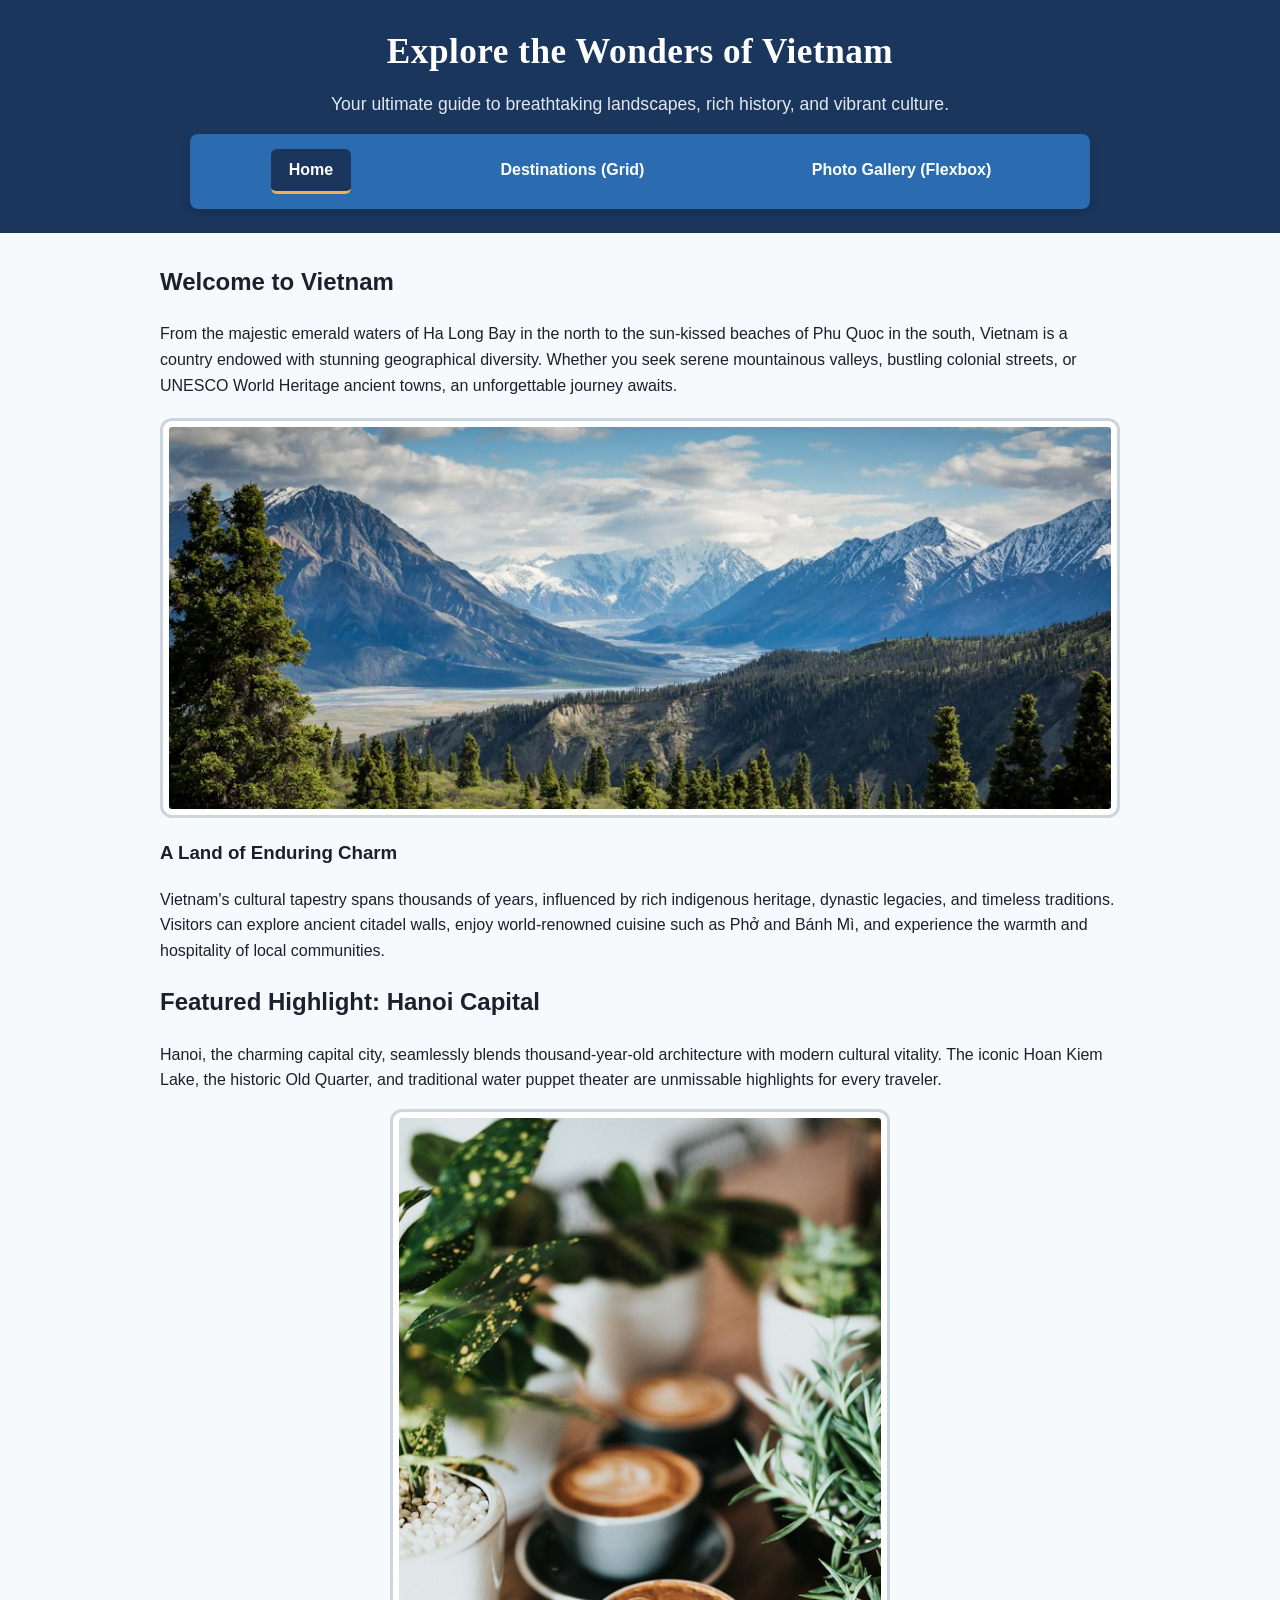
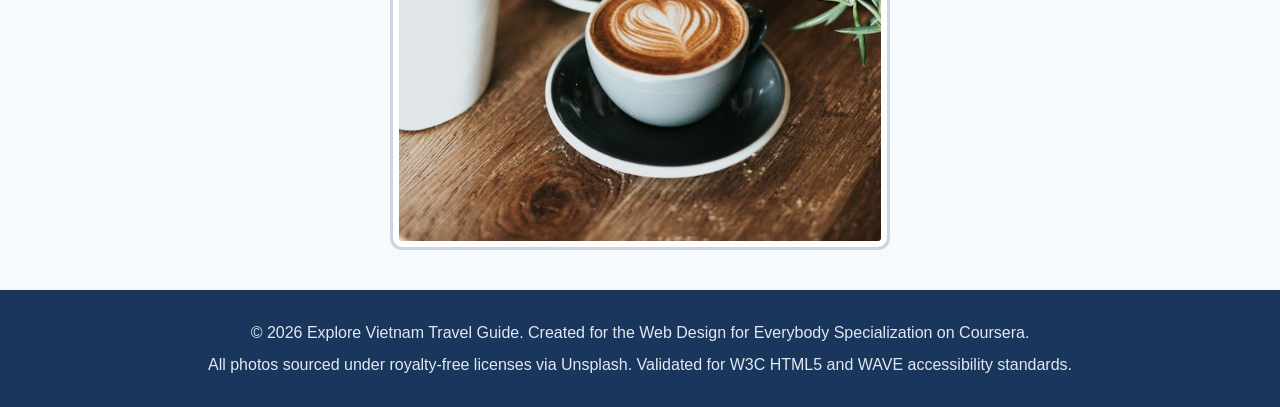
<file: index.html>
<!DOCTYPE html>
<html lang="en">

<head>
  <meta charset="utf-8">
  <meta name="viewport" content="width=device-width, initial-scale=1.0">
  <title>Explore Vietnam - Welcome &amp; Overview</title>
  <link rel="stylesheet" href="css/style.css">
</head>

<body>
  <a class="skip-link" href="#main">Skip to Main Content</a>

  <header>
    <h1>Explore the Wonders of Vietnam</h1>
    <p>Your ultimate guide to breathtaking landscapes, rich history, and vibrant culture.</p>
    <nav>
      <ul>
        <li><a href="index.html" class="active">Home</a></li>
        <li><a href="destinations.html">Destinations (Grid)</a></li>
        <li><a href="gallery.html">Photo Gallery (Flexbox)</a></li>
      </ul>
    </nav>
  </header>

  <main id="main">
    <section>
      <h2>Welcome to Vietnam</h2>
      <p>
        From the majestic emerald waters of Ha Long Bay in the north to the sun-kissed beaches of Phu Quoc in the south,
        Vietnam is a country endowed with stunning geographical diversity. Whether you seek serene mountainous valleys,
        bustling colonial streets, or UNESCO World Heritage ancient towns, an unforgettable journey awaits.
      </p>

      <img src="images/hero.jpg" alt="Panoramic view of misty mountain range and lush green valley at sunrise in Vietnam" class="hero-image">

      <h3>A Land of Enduring Charm</h3>
      <p>
        Vietnam's cultural tapestry spans thousands of years, influenced by rich indigenous heritage, dynastic legacies, and timeless traditions.
        Visitors can explore ancient citadel walls, enjoy world-renowned cuisine such as Phở and Bánh Mì, and experience the warmth and hospitality of local communities.
      </p>
    </section>

    <section>
      <h2>Featured Highlight: Hanoi Capital</h2>
      <p>
        Hanoi, the charming capital city, seamlessly blends thousand-year-old architecture with modern cultural vitality.
        The iconic Hoan Kiem Lake, the historic Old Quarter, and traditional water puppet theater are unmissable highlights for every traveler.
      </p>
      <img src="images/hanoi.jpg" alt="A serene ancient pagoda reflected in the tranquil waters of Hanoi" style="max-width: 500px; margin: 15px auto;">
    </section>
  </main>

  <footer>
    <p>&copy; 2026 Explore Vietnam Travel Guide. Created for the Web Design for Everybody Specialization on Coursera.</p>
    <p>All photos sourced under royalty-free licenses via Unsplash. Validated for W3C HTML5 and WAVE accessibility standards.</p>
  </footer>
</body>

</html>
</file>
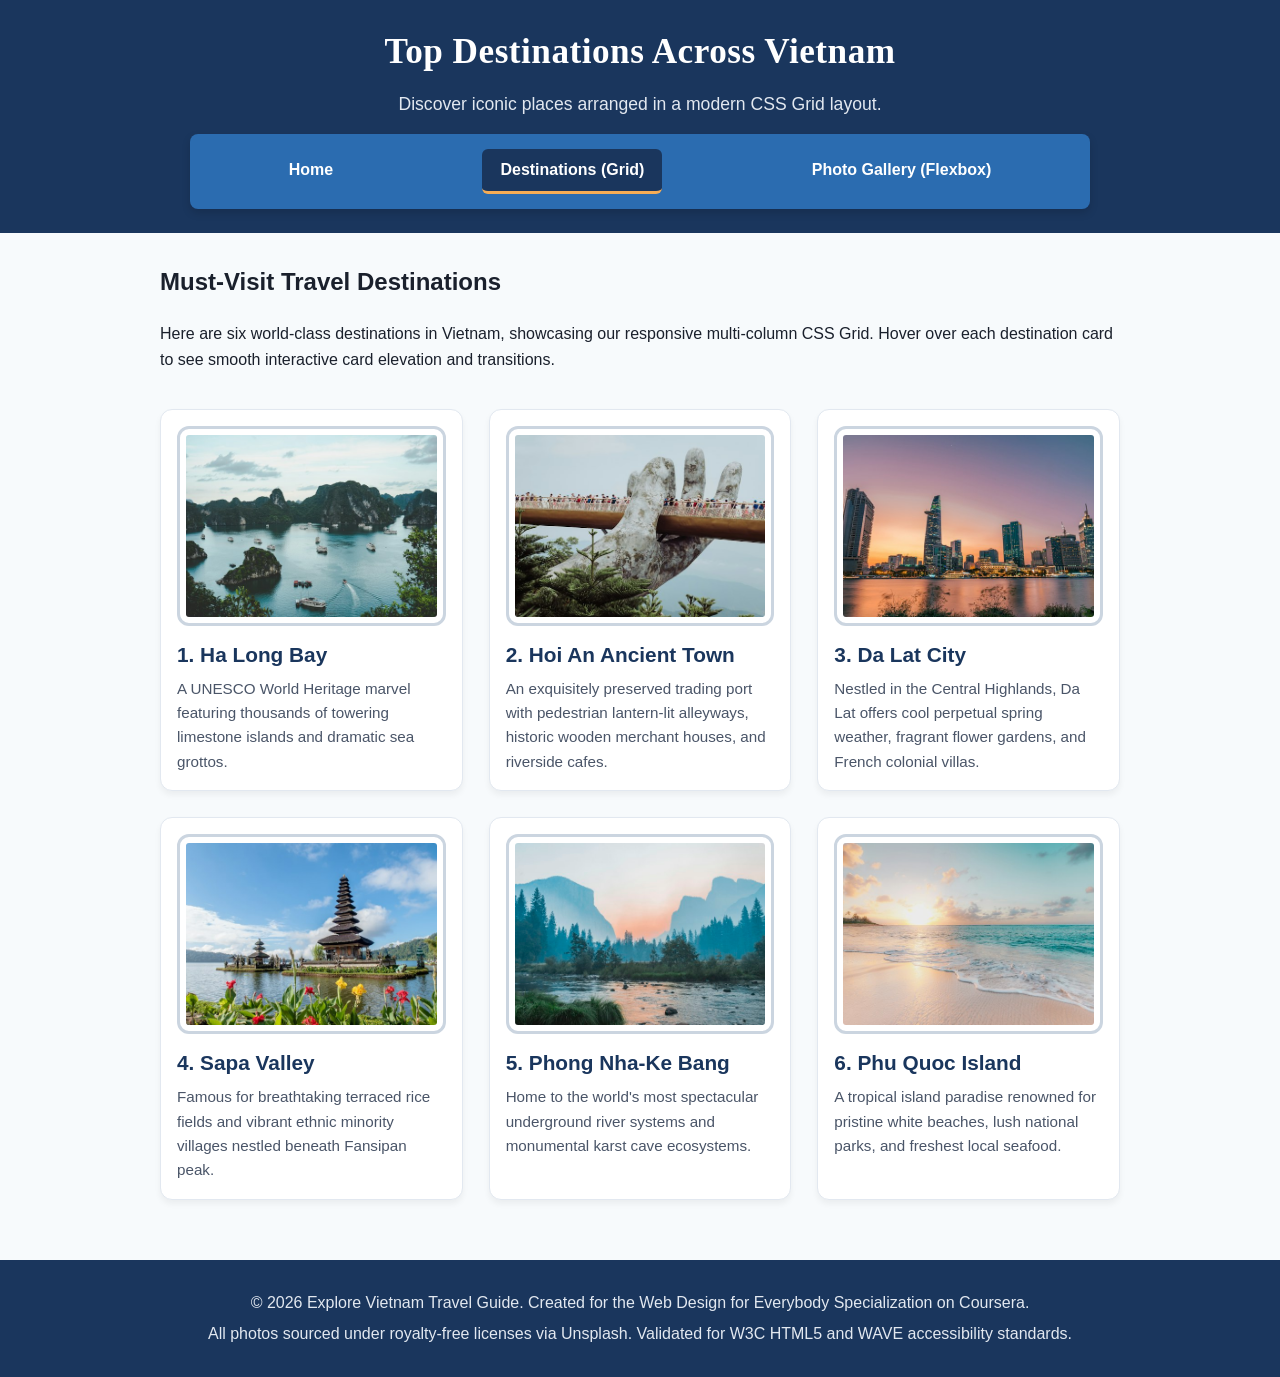
<file: destinations.html>
<!DOCTYPE html>
<html lang="en">

<head>
  <meta charset="utf-8">
  <meta name="viewport" content="width=device-width, initial-scale=1.0">
  <title>Explore Vietnam - Top Destinations</title>
  <link rel="stylesheet" href="css/style.css">
</head>

<body>
  <a class="skip-link" href="#main">Skip to Main Content</a>

  <header>
    <h1>Top Destinations Across Vietnam</h1>
    <p>Discover iconic places arranged in a modern CSS Grid layout.</p>
    <nav>
      <ul>
        <li><a href="index.html">Home</a></li>
        <li><a href="destinations.html" class="active">Destinations (Grid)</a></li>
        <li><a href="gallery.html">Photo Gallery (Flexbox)</a></li>
      </ul>
    </nav>
  </header>

  <main id="main">
    <section>
      <h2>Must-Visit Travel Destinations</h2>
      <p>
        Here are six world-class destinations in Vietnam, showcasing our responsive multi-column CSS Grid.
        Hover over each destination card to see smooth interactive card elevation and transitions.
      </p>

      <div class="grid-container">
        <article class="card">
          <img src="images/halong.jpg" alt="Limestone karst towers emerging from emerald sea waters in Ha Long Bay">
          <h2>1. Ha Long Bay</h2>
          <p>A UNESCO World Heritage marvel featuring thousands of towering limestone islands and dramatic sea grottos.</p>
        </article>

        <article class="card">
          <img src="images/hoian.jpg" alt="Traditional colorful silk lanterns lighting up ancient streets of Hoi An">
          <h2>2. Hoi An Ancient Town</h2>
          <p>An exquisitely preserved trading port with pedestrian lantern-lit alleyways, historic wooden merchant houses, and riverside cafes.</p>
        </article>

        <article class="card">
          <img src="images/dalat.jpg" alt="Mist rolling over pine forests and rolling green hills in Da Lat plateau">
          <h2>3. Da Lat City</h2>
          <p>Nestled in the Central Highlands, Da Lat offers cool perpetual spring weather, fragrant flower gardens, and French colonial villas.</p>
        </article>

        <article class="card">
          <img src="images/sapa.jpg" alt="Steep terraced emerald rice fields cascading down misty mountain slopes in Sapa">
          <h2>4. Sapa Valley</h2>
          <p>Famous for breathtaking terraced rice fields and vibrant ethnic minority villages nestled beneath Fansipan peak.</p>
        </article>

        <article class="card">
          <img src="images/phongnha.jpg" alt="Sunlight streaming through towering limestone cave chambers in Phong Nha National Park">
          <h2>5. Phong Nha-Ke Bang</h2>
          <p>Home to the world's most spectacular underground river systems and monumental karst cave ecosystems.</p>
        </article>

        <article class="card">
          <img src="images/phuquoc.jpg" alt="Golden sunset over tranquil tropical sandy beach with turquoise water in Phu Quoc">
          <h2>6. Phu Quoc Island</h2>
          <p>A tropical island paradise renowned for pristine white beaches, lush national parks, and freshest local seafood.</p>
        </article>
      </div>
    </section>
  </main>

  <footer>
    <p>&copy; 2026 Explore Vietnam Travel Guide. Created for the Web Design for Everybody Specialization on Coursera.</p>
    <p>All photos sourced under royalty-free licenses via Unsplash. Validated for W3C HTML5 and WAVE accessibility standards.</p>
  </footer>
</body>

</html>
</file>
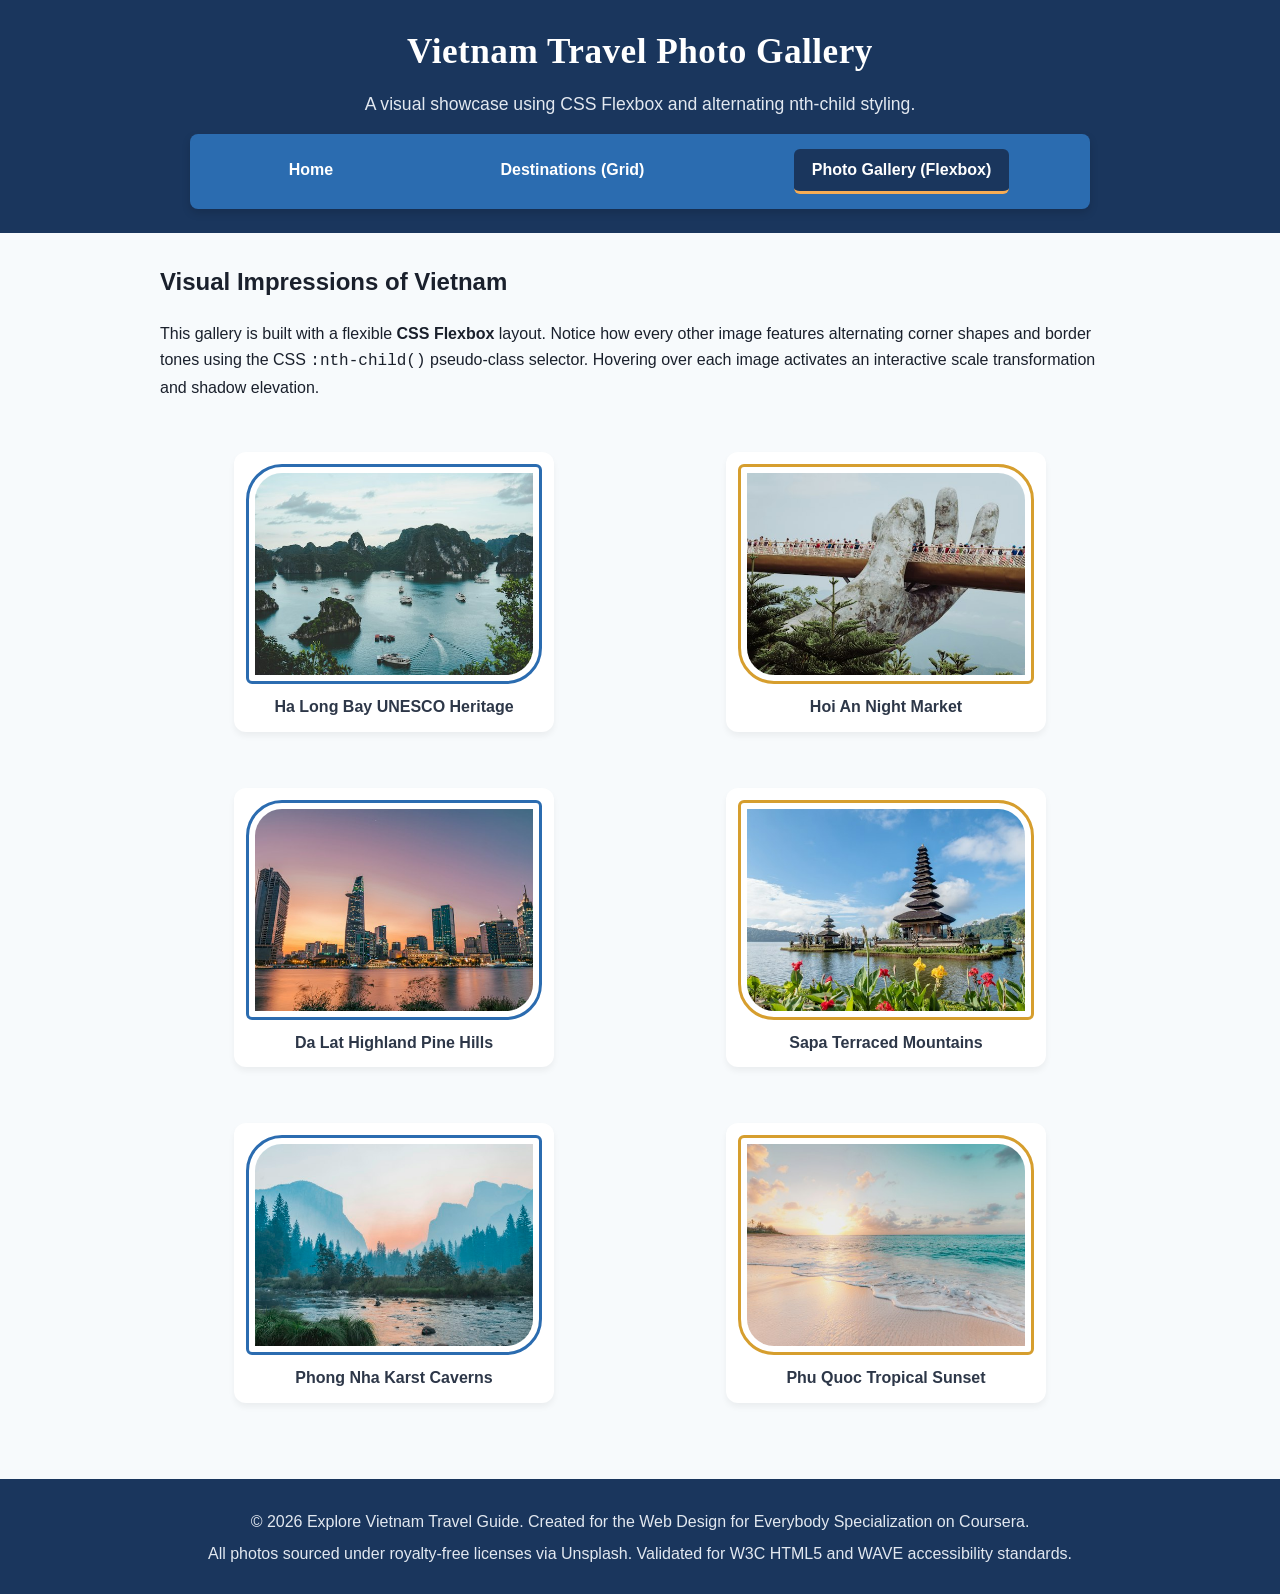
<file: gallery.html>
<!DOCTYPE html>
<html lang="en">

<head>
  <meta charset="utf-8">
  <meta name="viewport" content="width=device-width, initial-scale=1.0">
  <title>Explore Vietnam - Photo Gallery (Flexbox)</title>
  <link rel="stylesheet" href="css/style.css">
</head>

<body>
  <a class="skip-link" href="#main">Skip to Main Content</a>

  <header>
    <h1>Vietnam Travel Photo Gallery</h1>
    <p>A visual showcase using CSS Flexbox and alternating nth-child styling.</p>
    <nav>
      <ul>
        <li><a href="index.html">Home</a></li>
        <li><a href="destinations.html">Destinations (Grid)</a></li>
        <li><a href="gallery.html" class="active">Photo Gallery (Flexbox)</a></li>
      </ul>
    </nav>
  </header>

  <main id="main">
    <section>
      <h2>Visual Impressions of Vietnam</h2>
      <p>
        This gallery is built with a flexible <strong>CSS Flexbox</strong> layout.
        Notice how every other image features alternating corner shapes and border tones using the CSS <code>:nth-child()</code> pseudo-class selector.
        Hovering over each image activates an interactive scale transformation and shadow elevation.
      </p>

      <div class="flex-gallery">
        <figure class="gallery-item">
          <img src="images/halong.jpg" alt="Spectacular aerial view of limestone islands dotting Ha Long Bay">
          <figcaption>Ha Long Bay UNESCO Heritage</figcaption>
        </figure>

        <figure class="gallery-item">
          <img src="images/hoian.jpg" alt="Warm glowing lanterns illuminating a nocturnal canal in Hoi An">
          <figcaption>Hoi An Night Market</figcaption>
        </figure>

        <figure class="gallery-item">
          <img src="images/dalat.jpg" alt="Tranquil pine forest mirrored in highland mountain water in Da Lat">
          <figcaption>Da Lat Highland Pine Hills</figcaption>
        </figure>

        <figure class="gallery-item">
          <img src="images/sapa.jpg" alt="Curving green rice terraces winding down the hillsides of Sapa valley">
          <figcaption>Sapa Terraced Mountains</figcaption>
        </figure>

        <figure class="gallery-item">
          <img src="images/phongnha.jpg" alt="Expansive cave cavern filled with ancient stalactites in Phong Nha">
          <figcaption>Phong Nha Karst Caverns</figcaption>
        </figure>

        <figure class="gallery-item">
          <img src="images/phuquoc.jpg" alt="Peaceful palm trees and turquoise ocean waves on Phu Quoc beach">
          <figcaption>Phu Quoc Tropical Sunset</figcaption>
        </figure>
      </div>
    </section>
  </main>

  <footer>
    <p>&copy; 2026 Explore Vietnam Travel Guide. Created for the Web Design for Everybody Specialization on Coursera.</p>
    <p>All photos sourced under royalty-free licenses via Unsplash. Validated for W3C HTML5 and WAVE accessibility standards.</p>
  </footer>
</body>

</html>
</file>
<file: css/style.css>
/* ========================================================
   WD4E - Introduction to CSS3: Final Project
   Explore Vietnam - Accessible, Grid, Flexbox & Responsive
   ======================================================== */

/* 1. Skip to Main Content (Position + Focus) */
.skip-link {
  position: absolute;
  top: -100px;
  left: 10px;
  background-color: #1a365d;
  color: #ffffff;
  padding: 10px 18px;
  font-weight: bold;
  text-decoration: none;
  border-radius: 4px;
  z-index: 1000;
  transition: top 0.2s ease-in-out;
}

.skip-link:focus {
  top: 10px;
  outline: 3px solid #f6ad55;
}

/* 2. Global Typography & Reset */
* {
  box-sizing: border-box;
}

body {
  margin: 0;
  padding: 0;
  font-family: 'Segoe UI', Tahoma, Geneva, Verdana, sans-serif;
  font-size: 16px;
  line-height: 1.6;
  background-color: #f7fafc;
  color: #1a202c;
}

/* 3. Header Styling */
header {
  background-color: #1a365d;
  color: #ffffff;
  padding: 24px 20px;
  text-align: center;
}

header h1 {
  margin: 0 0 10px 0;
  font-family: 'Georgia', 'Times New Roman', serif;
  font-size: 2.2rem;
  letter-spacing: 0.5px;
}

header p {
  margin: 0 0 16px 0;
  font-size: 1.1rem;
  color: #e2e8f0;
}

/* 4. Navigation Styling (Uses display: flex, background, padding, box-shadow, border-radius) */
nav {
  background-color: #2b6cb0;
  padding: 10px 15px;
  border-radius: 8px;
  box-shadow: 0 4px 8px rgba(0, 0, 0, 0.15);
  max-width: 900px;
  margin: 0 auto;
}

nav ul {
  display: flex;
  flex-wrap: wrap;
  justify-content: space-around;
  list-style: none;
  margin: 0;
  padding: 0;
}

nav li {
  margin: 5px;
}

nav a {
  display: inline-block;
  color: #ffffff;
  font-weight: bold;
  text-decoration: none;
  padding: 8px 18px;
  border-radius: 6px;
  transition: background-color 0.3s ease, color 0.3s ease, transform 0.2s ease;
}

/* Active and Hover States on Nav Links */
nav a:hover,
nav a:focus {
  background-color: #f6ad55;
  color: #1a202c;
  transform: translateY(-2px);
}

nav a.active {
  background-color: #1a365d;
  border-bottom: 3px solid #f6ad55;
}

/* 5. Main Content Container */
main {
  max-width: 1000px;
  margin: 30px auto;
  padding: 0 20px;
  min-height: 500px;
}

/* 6. Box Model for ALL images (Border, Padding, Border-Radius) */
img {
  border: 3px solid #cbd5e0;
  padding: 6px;
  border-radius: 12px;
  background-color: #ffffff;
  max-width: 100%;
  height: auto;
  display: block;
}

/* Hero Image on Home Page */
.hero-image {
  width: 100%;
  max-height: 400px;
  object-fit: cover;
  margin: 20px 0;
}

/* 7. CSS Grid Layout (Destinations Page) */
.grid-container {
  display: grid;
  grid-template-columns: repeat(auto-fit, minmax(280px, 1fr));
  gap: 26px;
  padding: 20px 0;
}

.card {
  background-color: #ffffff;
  border: 1px solid #e2e8f0;
  border-radius: 12px;
  padding: 16px;
  box-shadow: 0 4px 6px rgba(0, 0, 0, 0.05);
  transition: transform 0.3s ease, box-shadow 0.3s ease;
}

/* 8. Interesting Hover Transformation */
.card:hover {
  transform: translateY(-8px) scale(1.02);
  box-shadow: 0 12px 24px rgba(0, 0, 0, 0.15);
}

.card img {
  width: 100%;
  height: 200px;
  object-fit: cover;
  margin-bottom: 12px;
}

.card h2 {
  margin: 10px 0 6px 0;
  color: #1a365d;
  font-size: 1.3rem;
}

.card p {
  color: #4a5568;
  margin: 0;
  font-size: 0.95rem;
}

/* 9. CSS Flexbox Layout (Gallery Page) */
.flex-gallery {
  display: flex;
  flex-wrap: wrap;
  justify-content: space-around;
  align-items: center;
  gap: 24px;
  padding: 20px 0;
}

.gallery-item {
  flex: 1 1 280px;
  max-width: 320px;
  background-color: #ffffff;
  border-radius: 12px;
  padding: 12px;
  box-shadow: 0 4px 6px rgba(0, 0, 0, 0.05);
  text-align: center;
  transition: transform 0.3s ease, box-shadow 0.3s ease;
}

.gallery-item:hover {
  transform: translateY(-6px) scale(1.03);
  box-shadow: 0 10px 20px rgba(0, 0, 0, 0.12);
}

.gallery-item img {
  width: 100%;
  height: 220px;
  object-fit: cover;
}

.gallery-item figcaption {
  margin-top: 10px;
  font-weight: 600;
  color: #2d3748;
}

/* 10. nth-child Selector: Alternating Border Radius and Colors */
.flex-gallery .gallery-item:nth-child(odd) img {
  border-radius: 36px 6px;
  border-color: #2b6cb0;
}

.flex-gallery .gallery-item:nth-child(even) img {
  border-radius: 6px 36px;
  border-color: #d69e2e;
}

/* 11. Links and Content Details */
a {
  color: #2b6cb0;
}

a:hover,
a:focus {
  color: #1a365d;
}

/* 12. Footer Styling */
footer {
  background-color: #1a365d;
  color: #ffffff;
  text-align: center;
  padding: 24px 20px;
  margin-top: 40px;
}

footer p {
  margin: 6px 0;
  color: #e2e8f0;
}

footer a {
  color: #f6ad55;
  text-decoration: underline;
}

footer a:hover,
footer a:focus {
  color: #ffffff;
}
</file>
